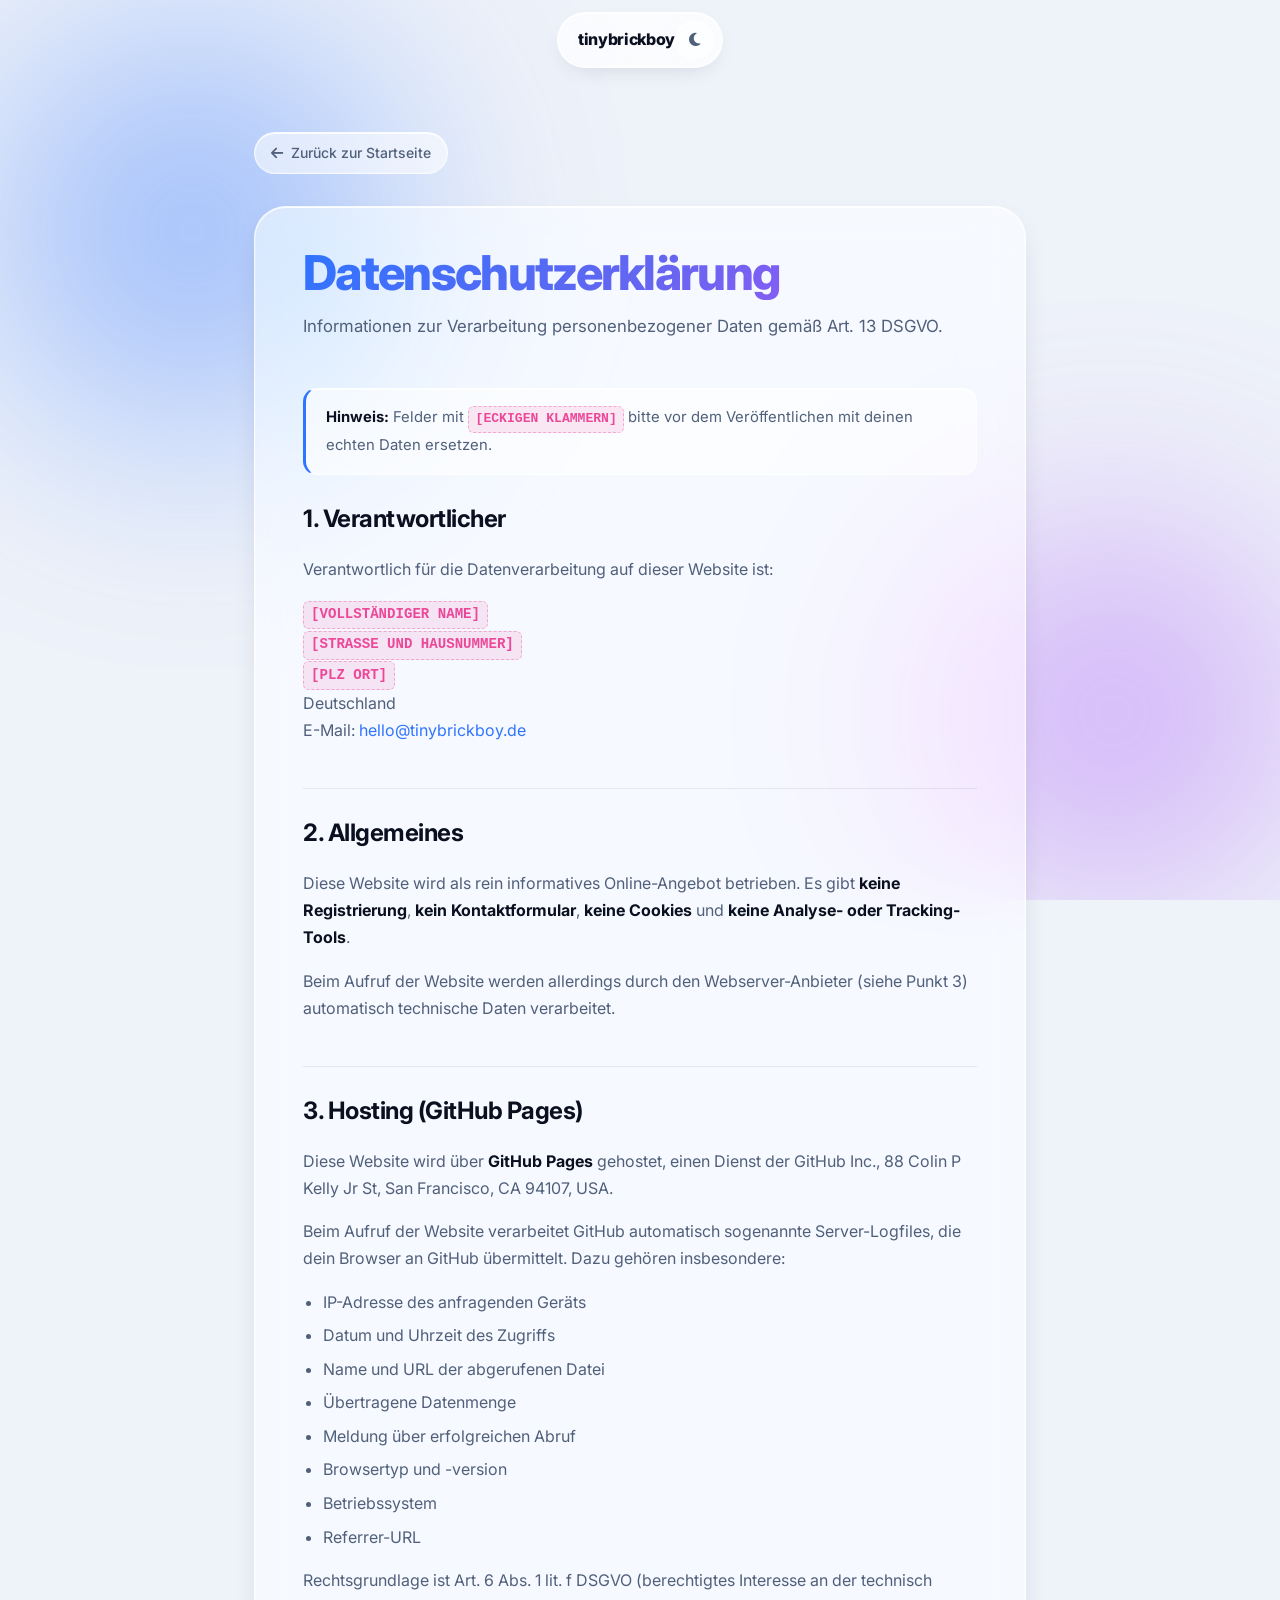
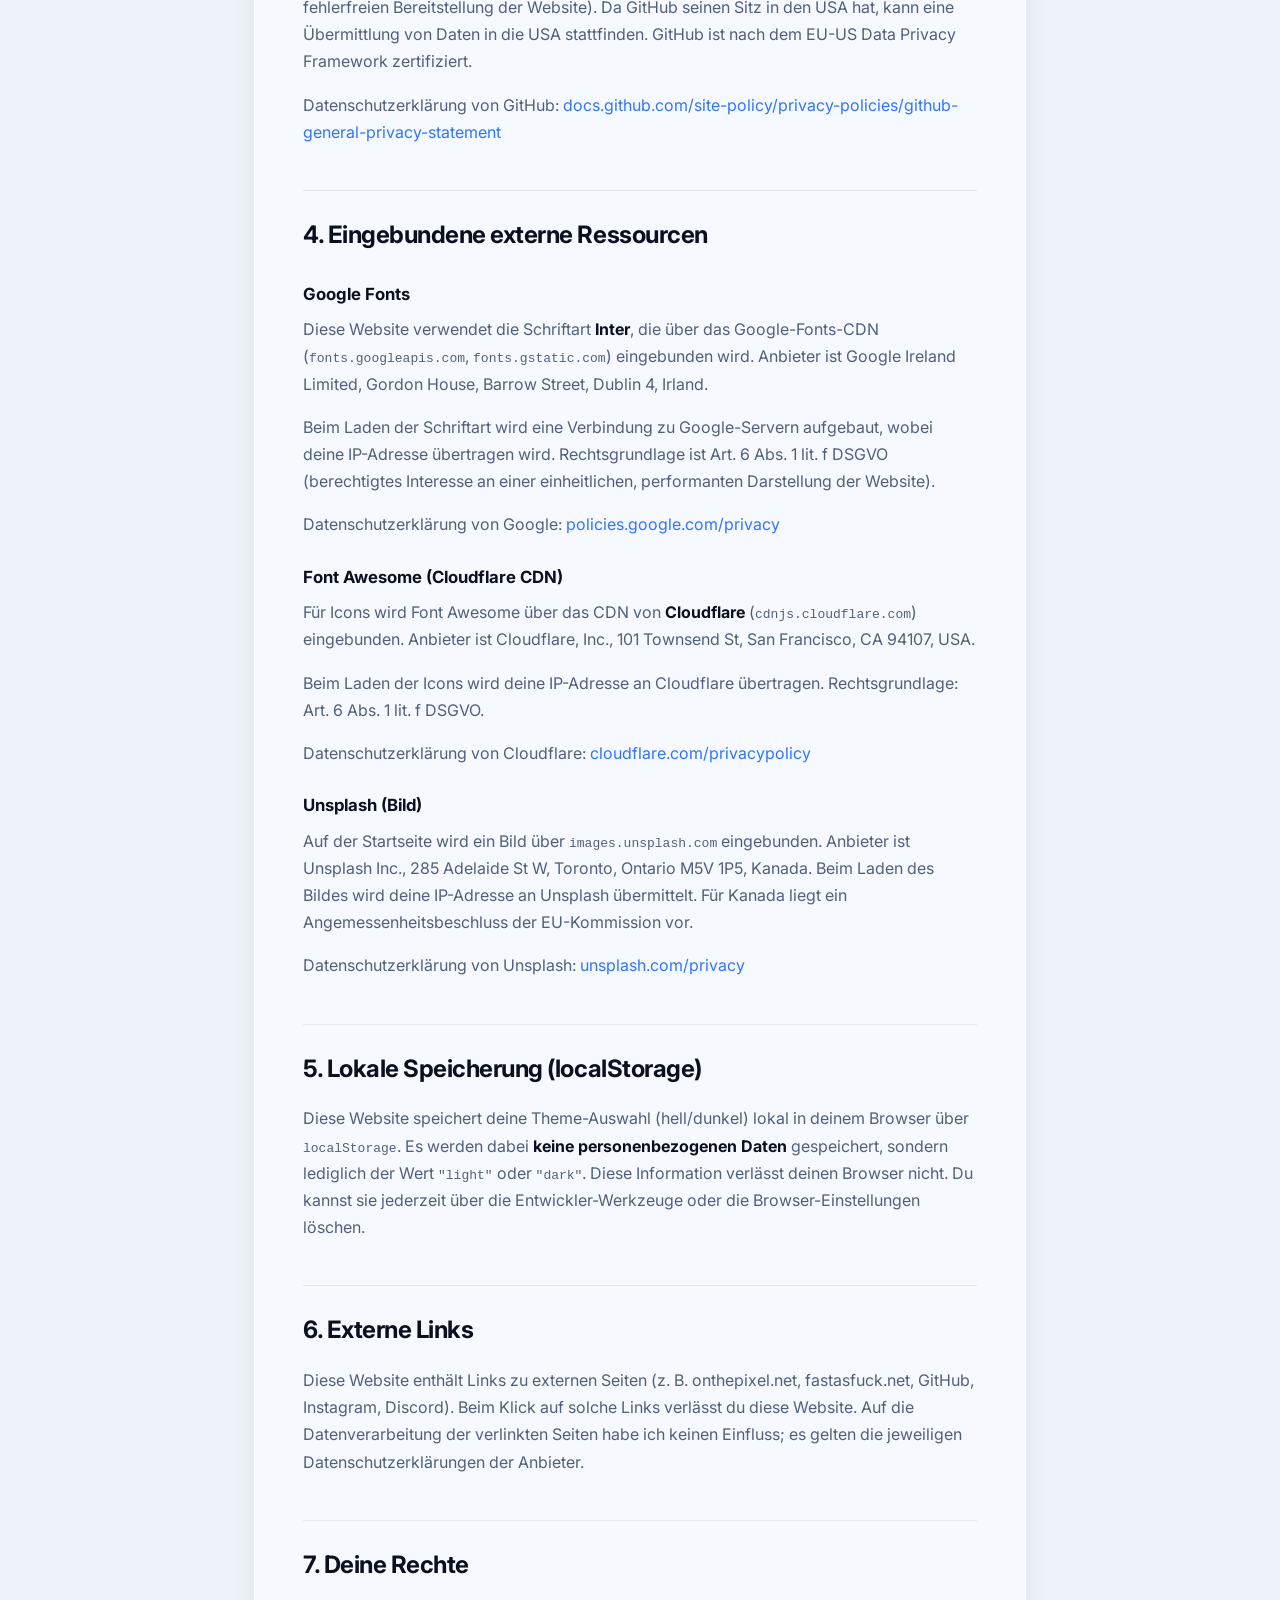
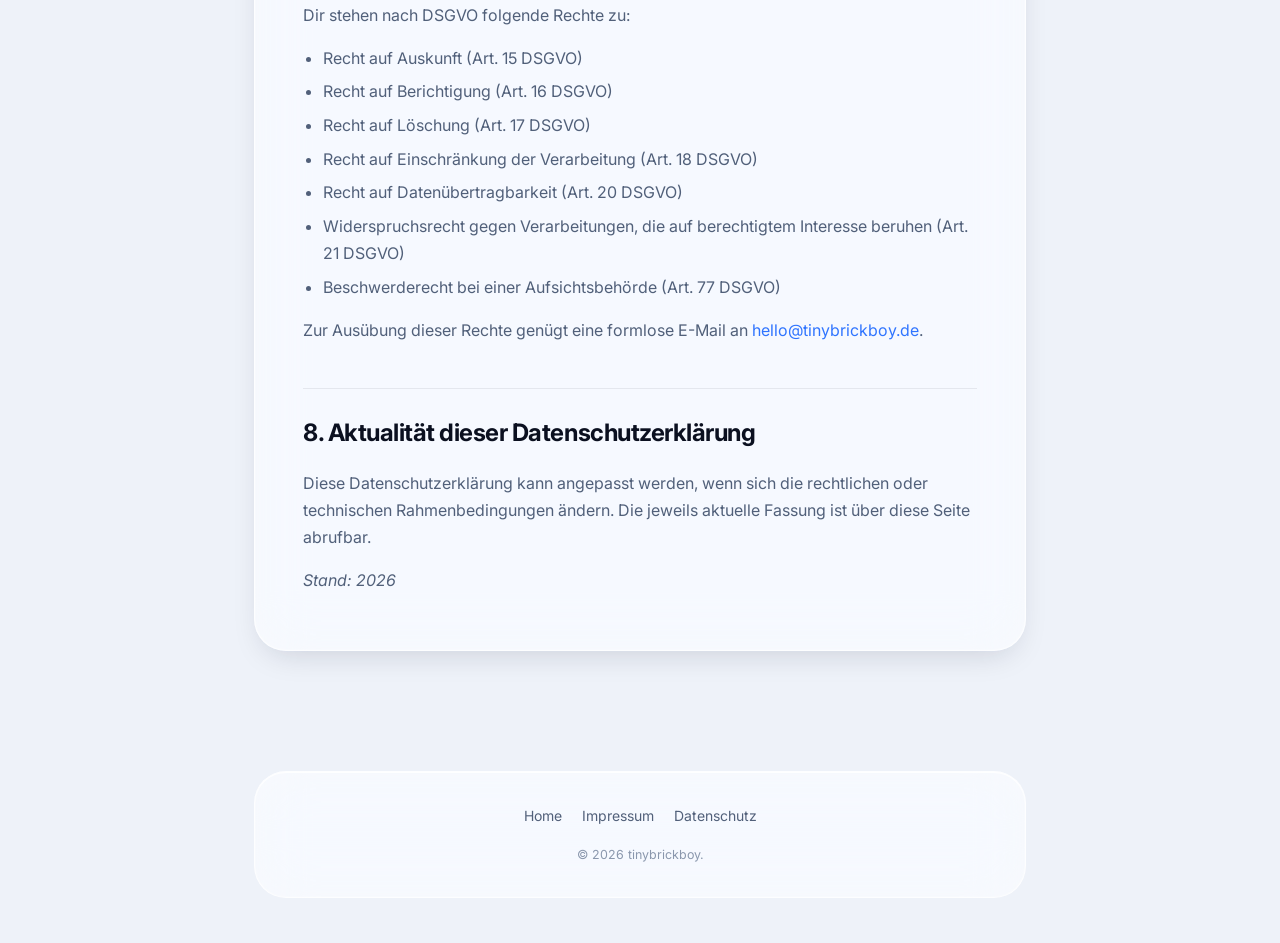
<file: datenschutz.html>
<!DOCTYPE html>
<html lang="de">
<head>
    <meta charset="UTF-8">
    <meta name="viewport" content="width=device-width, initial-scale=1.0">
    <title>Datenschutz | tinybrickboy</title>
    <meta name="description" content="Datenschutzerklärung von tinybrickboy gemäß DSGVO.">
    <meta name="robots" content="noindex">
    <meta name="theme-color" content="#060912" media="(prefers-color-scheme: dark)">
    <meta name="theme-color" content="#eef2f9" media="(prefers-color-scheme: light)">
    <link rel="icon" type="image/svg+xml" href="data:image/svg+xml,%3Csvg xmlns='http://www.w3.org/2000/svg' viewBox='0 0 64 64'%3E%3Cdefs%3E%3ClinearGradient id='g' x1='0' x2='1' y1='0' y2='1'%3E%3Cstop offset='0' stop-color='%233b82f6'/%3E%3Cstop offset='1' stop-color='%237c3aed'/%3E%3C/linearGradient%3E%3C/defs%3E%3Crect width='64' height='64' rx='14' fill='url(%23g)'/%3E%3Ctext x='50%25' y='54%25' font-family='Inter,Arial,sans-serif' font-size='38' font-weight='800' fill='white' text-anchor='middle' dominant-baseline='middle'%3Etb%3C/text%3E%3C/svg%3E">
    <script>
        (function() {
            var saved = localStorage.getItem('theme');
            var dark = saved ? saved === 'dark' : window.matchMedia('(prefers-color-scheme: dark)').matches;
            document.documentElement.classList.add(dark ? 'dark' : 'light');
        })();
    </script>
    <link rel="preconnect" href="https://fonts.googleapis.com">
    <link rel="preconnect" href="https://fonts.gstatic.com" crossorigin>
    <link href="https://fonts.googleapis.com/css2?family=Inter:wght@400;500;600;700;800&display=swap" rel="stylesheet">
    <link rel="stylesheet" href="https://cdnjs.cloudflare.com/ajax/libs/font-awesome/6.4.0/css/all.min.css">
    <link rel="stylesheet" href="legal.css">
</head>
<body>
    <div class="ambient" aria-hidden="true">
        <div class="blob b1"></div>
        <div class="blob b2"></div>
    </div>

    <header class="header">
        <nav class="nav" aria-label="Hauptnavigation">
            <a href="/" class="logo" aria-label="tinybrickboy – Startseite">
                <span>tinybrickboy</span>
            </a>
            <button class="icon-btn" id="themeToggle" type="button" aria-label="Theme wechseln" title="Theme wechseln">
                <i class="fas fa-moon" id="themeIcon" aria-hidden="true"></i>
            </button>
        </nav>
    </header>

    <main>
        <div class="container legal">
            <a href="/" class="back-link"><i class="fas fa-arrow-left" aria-hidden="true"></i> Zurück zur Startseite</a>

            <div class="legal-card">
            <h1>Datenschutzerklärung</h1>
            <p class="lead">Informationen zur Verarbeitung personenbezogener Daten gemäß Art. 13 DSGVO.</p>

            <div class="notice">
                <strong>Hinweis:</strong> Felder mit <span class="placeholder">[ECKIGEN KLAMMERN]</span> bitte vor dem Veröffentlichen mit deinen echten Daten ersetzen.
            </div>

            <h2>1. Verantwortlicher</h2>
            <p>
                Verantwortlich für die Datenverarbeitung auf dieser Website ist:
            </p>
            <p>
                <span class="placeholder">[VOLLSTÄNDIGER NAME]</span><br>
                <span class="placeholder">[STRASSE UND HAUSNUMMER]</span><br>
                <span class="placeholder">[PLZ ORT]</span><br>
                Deutschland<br>
                E-Mail: <a href="mailto:hello@tinybrickboy.de">hello@tinybrickboy.de</a>
            </p>

            <h2>2. Allgemeines</h2>
            <p>
                Diese Website wird als rein informatives Online-Angebot betrieben. Es gibt <strong>keine Registrierung</strong>, <strong>kein Kontaktformular</strong>, <strong>keine Cookies</strong> und <strong>keine Analyse- oder Tracking-Tools</strong>.
            </p>
            <p>
                Beim Aufruf der Website werden allerdings durch den Webserver-Anbieter (siehe Punkt 3) automatisch technische Daten verarbeitet.
            </p>

            <h2>3. Hosting (GitHub Pages)</h2>
            <p>
                Diese Website wird über <strong>GitHub Pages</strong> gehostet, einen Dienst der GitHub Inc., 88 Colin P Kelly Jr St, San Francisco, CA 94107, USA.
            </p>
            <p>
                Beim Aufruf der Website verarbeitet GitHub automatisch sogenannte Server-Logfiles, die dein Browser an GitHub übermittelt. Dazu gehören insbesondere:
            </p>
            <ul>
                <li>IP-Adresse des anfragenden Geräts</li>
                <li>Datum und Uhrzeit des Zugriffs</li>
                <li>Name und URL der abgerufenen Datei</li>
                <li>Übertragene Datenmenge</li>
                <li>Meldung über erfolgreichen Abruf</li>
                <li>Browsertyp und -version</li>
                <li>Betriebssystem</li>
                <li>Referrer-URL</li>
            </ul>
            <p>
                Rechtsgrundlage ist Art. 6 Abs. 1 lit. f DSGVO (berechtigtes Interesse an der technisch fehlerfreien Bereitstellung der Website).
                Da GitHub seinen Sitz in den USA hat, kann eine Übermittlung von Daten in die USA stattfinden. GitHub ist nach dem EU-US Data Privacy Framework zertifiziert.
            </p>
            <p>
                Datenschutzerklärung von GitHub: <a href="https://docs.github.com/site-policy/privacy-policies/github-general-privacy-statement" target="_blank" rel="noopener noreferrer">docs.github.com/site-policy/privacy-policies/github-general-privacy-statement</a>
            </p>

            <h2>4. Eingebundene externe Ressourcen</h2>

            <h3>Google Fonts</h3>
            <p>
                Diese Website verwendet die Schriftart <strong>Inter</strong>, die über das Google-Fonts-CDN (<code>fonts.googleapis.com</code>, <code>fonts.gstatic.com</code>) eingebunden wird. Anbieter ist Google Ireland Limited, Gordon House, Barrow Street, Dublin 4, Irland.
            </p>
            <p>
                Beim Laden der Schriftart wird eine Verbindung zu Google-Servern aufgebaut, wobei deine IP-Adresse übertragen wird.
                Rechtsgrundlage ist Art. 6 Abs. 1 lit. f DSGVO (berechtigtes Interesse an einer einheitlichen, performanten Darstellung der Website).
            </p>
            <p>
                Datenschutzerklärung von Google: <a href="https://policies.google.com/privacy" target="_blank" rel="noopener noreferrer">policies.google.com/privacy</a>
            </p>

            <h3>Font Awesome (Cloudflare CDN)</h3>
            <p>
                Für Icons wird Font Awesome über das CDN von <strong>Cloudflare</strong> (<code>cdnjs.cloudflare.com</code>) eingebunden. Anbieter ist Cloudflare, Inc., 101 Townsend St, San Francisco, CA 94107, USA.
            </p>
            <p>
                Beim Laden der Icons wird deine IP-Adresse an Cloudflare übertragen. Rechtsgrundlage: Art. 6 Abs. 1 lit. f DSGVO.
            </p>
            <p>
                Datenschutzerklärung von Cloudflare: <a href="https://www.cloudflare.com/privacypolicy/" target="_blank" rel="noopener noreferrer">cloudflare.com/privacypolicy</a>
            </p>

            <h3>Unsplash (Bild)</h3>
            <p>
                Auf der Startseite wird ein Bild über <code>images.unsplash.com</code> eingebunden. Anbieter ist Unsplash Inc., 285 Adelaide St W, Toronto, Ontario M5V 1P5, Kanada. Beim Laden des Bildes wird deine IP-Adresse an Unsplash übermittelt. Für Kanada liegt ein Angemessenheitsbeschluss der EU-Kommission vor.
            </p>
            <p>
                Datenschutzerklärung von Unsplash: <a href="https://unsplash.com/privacy" target="_blank" rel="noopener noreferrer">unsplash.com/privacy</a>
            </p>

            <h2>5. Lokale Speicherung (localStorage)</h2>
            <p>
                Diese Website speichert deine Theme-Auswahl (hell/dunkel) lokal in deinem Browser über <code>localStorage</code>. Es werden dabei <strong>keine personenbezogenen Daten</strong> gespeichert, sondern lediglich der Wert <code>"light"</code> oder <code>"dark"</code>.
                Diese Information verlässt deinen Browser nicht. Du kannst sie jederzeit über die Entwickler-Werkzeuge oder die Browser-Einstellungen löschen.
            </p>

            <h2>6. Externe Links</h2>
            <p>
                Diese Website enthält Links zu externen Seiten (z. B. onthepixel.net, fastasfuck.net, GitHub, Instagram, Discord). Beim Klick auf solche Links verlässt du diese Website. Auf die Datenverarbeitung der verlinkten Seiten habe ich keinen Einfluss; es gelten die jeweiligen Datenschutzerklärungen der Anbieter.
            </p>

            <h2>7. Deine Rechte</h2>
            <p>Dir stehen nach DSGVO folgende Rechte zu:</p>
            <ul>
                <li>Recht auf Auskunft (Art. 15 DSGVO)</li>
                <li>Recht auf Berichtigung (Art. 16 DSGVO)</li>
                <li>Recht auf Löschung (Art. 17 DSGVO)</li>
                <li>Recht auf Einschränkung der Verarbeitung (Art. 18 DSGVO)</li>
                <li>Recht auf Datenübertragbarkeit (Art. 20 DSGVO)</li>
                <li>Widerspruchsrecht gegen Verarbeitungen, die auf berechtigtem Interesse beruhen (Art. 21 DSGVO)</li>
                <li>Beschwerderecht bei einer Aufsichtsbehörde (Art. 77 DSGVO)</li>
            </ul>
            <p>
                Zur Ausübung dieser Rechte genügt eine formlose E-Mail an <a href="mailto:hello@tinybrickboy.de">hello@tinybrickboy.de</a>.
            </p>

            <h2>8. Aktualität dieser Datenschutzerklärung</h2>
            <p>
                Diese Datenschutzerklärung kann angepasst werden, wenn sich die rechtlichen oder technischen Rahmenbedingungen ändern. Die jeweils aktuelle Fassung ist über diese Seite abrufbar.
            </p>
            <p><em>Stand: <span id="updated">2026</span></em></p>
            </div>
        </div>
    </main>

    <footer>
        <div class="container">
            <div class="footer-inner">
                <nav class="footer-nav" aria-label="Footer-Navigation">
                    <a href="/">Home</a>
                    <a href="/impressum.html">Impressum</a>
                    <a href="/datenschutz.html">Datenschutz</a>
                </nav>
                <p class="footer-copy">&copy; <span id="footerYear">2026</span> tinybrickboy.</p>
            </div>
        </div>
    </footer>

    <script>
        const html = document.documentElement;
        const themeToggle = document.getElementById('themeToggle');
        const themeIcon = document.getElementById('themeIcon');
        function applyTheme(dark) {
            html.classList.toggle('dark', dark);
            html.classList.toggle('light', !dark);
            themeIcon.className = dark ? 'fas fa-sun' : 'fas fa-moon';
            themeToggle.setAttribute('aria-label', dark ? 'Zu hellem Theme wechseln' : 'Zu dunklem Theme wechseln');
            themeToggle.setAttribute('aria-pressed', String(dark));
        }
        const saved = localStorage.getItem('theme');
        applyTheme(saved ? saved === 'dark' : window.matchMedia('(prefers-color-scheme: dark)').matches);
        themeToggle.addEventListener('click', () => {
            const isDark = html.classList.contains('dark');
            applyTheme(!isDark);
            localStorage.setItem('theme', isDark ? 'light' : 'dark');
        });
        const y = new Date().getFullYear();
        document.getElementById('footerYear').textContent = y;
        document.getElementById('updated').textContent = y;
    </script>
</body>
</html>
</file>
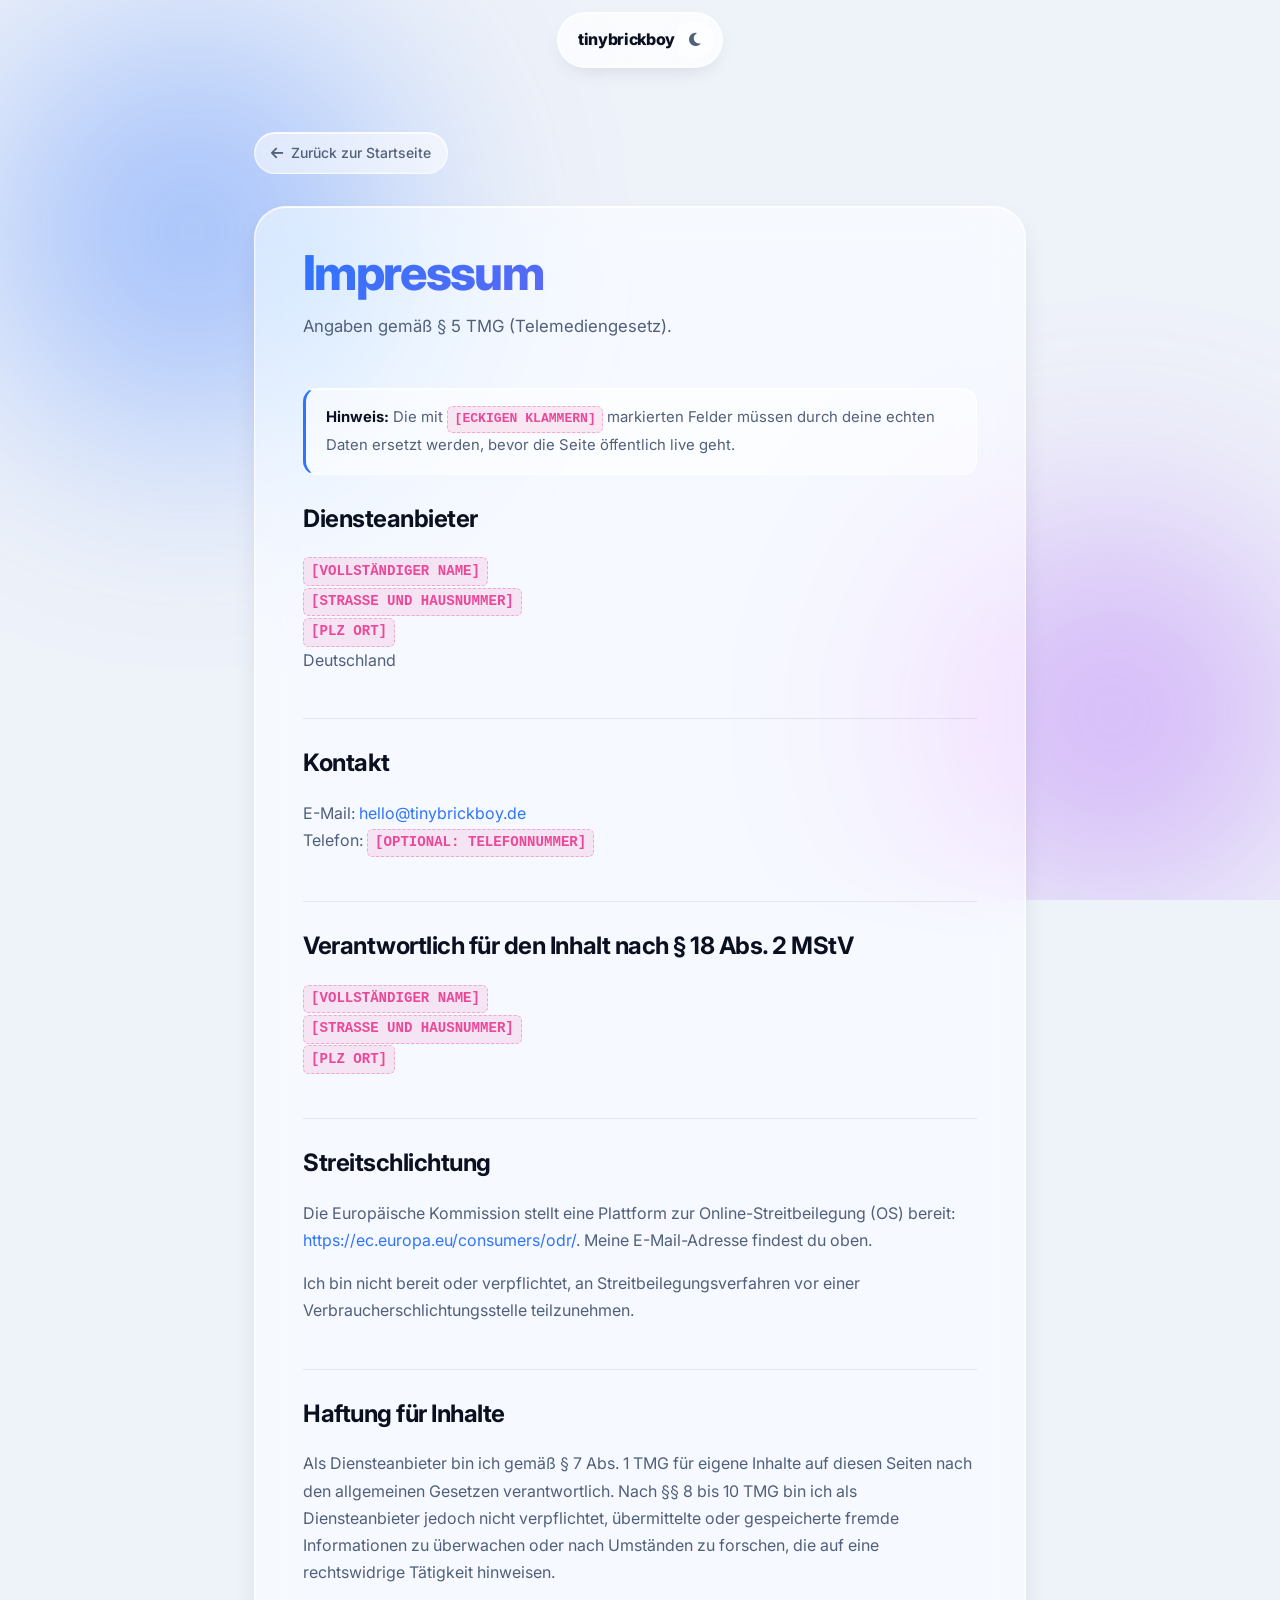
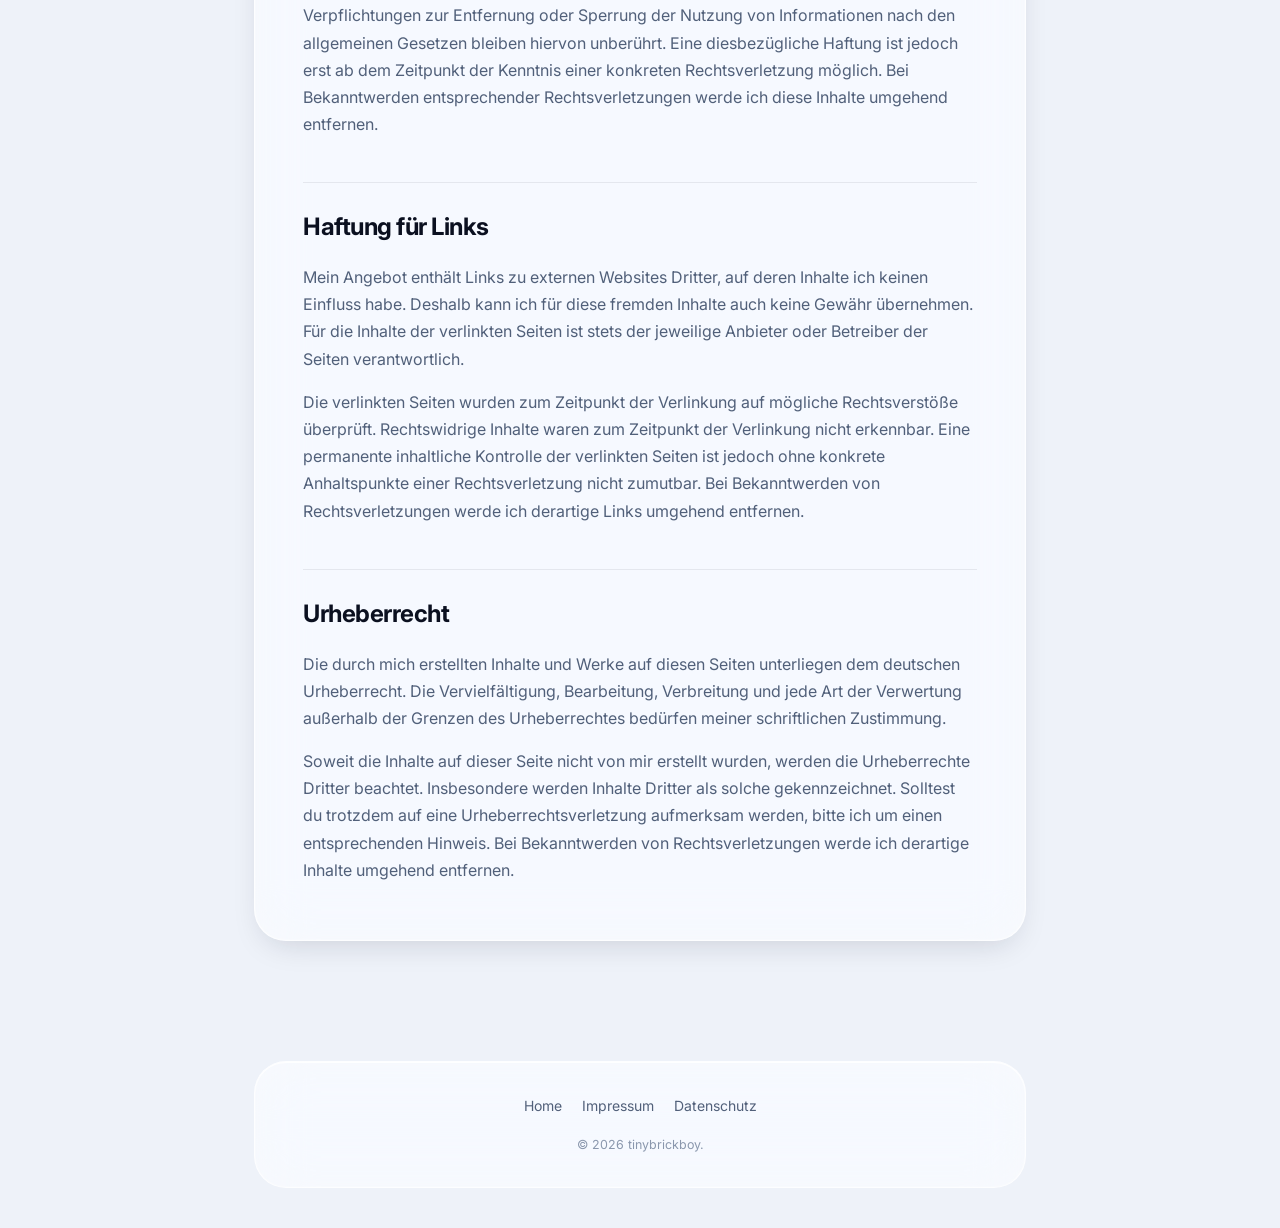
<file: impressum.html>
<!DOCTYPE html>
<html lang="de">
<head>
    <meta charset="UTF-8">
    <meta name="viewport" content="width=device-width, initial-scale=1.0">
    <title>Impressum | tinybrickboy</title>
    <meta name="description" content="Impressum von tinybrickboy gemäß § 5 TMG.">
    <meta name="robots" content="noindex">
    <meta name="theme-color" content="#060912" media="(prefers-color-scheme: dark)">
    <meta name="theme-color" content="#eef2f9" media="(prefers-color-scheme: light)">
    <link rel="icon" type="image/svg+xml" href="data:image/svg+xml,%3Csvg xmlns='http://www.w3.org/2000/svg' viewBox='0 0 64 64'%3E%3Cdefs%3E%3ClinearGradient id='g' x1='0' x2='1' y1='0' y2='1'%3E%3Cstop offset='0' stop-color='%233b82f6'/%3E%3Cstop offset='1' stop-color='%237c3aed'/%3E%3C/linearGradient%3E%3C/defs%3E%3Crect width='64' height='64' rx='14' fill='url(%23g)'/%3E%3Ctext x='50%25' y='54%25' font-family='Inter,Arial,sans-serif' font-size='38' font-weight='800' fill='white' text-anchor='middle' dominant-baseline='middle'%3Etb%3C/text%3E%3C/svg%3E">
    <script>
        (function() {
            var saved = localStorage.getItem('theme');
            var dark = saved ? saved === 'dark' : window.matchMedia('(prefers-color-scheme: dark)').matches;
            document.documentElement.classList.add(dark ? 'dark' : 'light');
        })();
    </script>
    <link rel="preconnect" href="https://fonts.googleapis.com">
    <link rel="preconnect" href="https://fonts.gstatic.com" crossorigin>
    <link href="https://fonts.googleapis.com/css2?family=Inter:wght@400;500;600;700;800&display=swap" rel="stylesheet">
    <link rel="stylesheet" href="https://cdnjs.cloudflare.com/ajax/libs/font-awesome/6.4.0/css/all.min.css">
    <link rel="stylesheet" href="legal.css">
</head>
<body>
    <div class="ambient" aria-hidden="true">
        <div class="blob b1"></div>
        <div class="blob b2"></div>
    </div>

    <header class="header">
        <nav class="nav" aria-label="Hauptnavigation">
            <a href="/" class="logo" aria-label="tinybrickboy – Startseite">
                <span>tinybrickboy</span>
            </a>
            <button class="icon-btn" id="themeToggle" type="button" aria-label="Theme wechseln" title="Theme wechseln">
                <i class="fas fa-moon" id="themeIcon" aria-hidden="true"></i>
            </button>
        </nav>
    </header>

    <main>
        <div class="container legal">
            <a href="/" class="back-link"><i class="fas fa-arrow-left" aria-hidden="true"></i> Zurück zur Startseite</a>

            <div class="legal-card">
            <h1>Impressum</h1>
            <p class="lead">Angaben gemäß § 5 TMG (Telemediengesetz).</p>

            <div class="notice">
                <strong>Hinweis:</strong> Die mit <span class="placeholder">[ECKIGEN KLAMMERN]</span> markierten Felder müssen durch deine echten Daten ersetzt werden, bevor die Seite öffentlich live geht.
            </div>

            <h2>Diensteanbieter</h2>
            <p>
                <span class="placeholder">[VOLLSTÄNDIGER NAME]</span><br>
                <span class="placeholder">[STRASSE UND HAUSNUMMER]</span><br>
                <span class="placeholder">[PLZ ORT]</span><br>
                Deutschland
            </p>

            <h2>Kontakt</h2>
            <p>
                E-Mail: <a href="mailto:hello@tinybrickboy.de">hello@tinybrickboy.de</a><br>
                Telefon: <span class="placeholder">[OPTIONAL: TELEFONNUMMER]</span>
            </p>

            <h2>Verantwortlich für den Inhalt nach § 18 Abs. 2 MStV</h2>
            <p>
                <span class="placeholder">[VOLLSTÄNDIGER NAME]</span><br>
                <span class="placeholder">[STRASSE UND HAUSNUMMER]</span><br>
                <span class="placeholder">[PLZ ORT]</span>
            </p>

            <h2>Streitschlichtung</h2>
            <p>
                Die Europäische Kommission stellt eine Plattform zur Online-Streitbeilegung (OS) bereit:
                <a href="https://ec.europa.eu/consumers/odr/" target="_blank" rel="noopener noreferrer">https://ec.europa.eu/consumers/odr/</a>.
                Meine E-Mail-Adresse findest du oben.
            </p>
            <p>Ich bin nicht bereit oder verpflichtet, an Streitbeilegungsverfahren vor einer Verbraucherschlichtungsstelle teilzunehmen.</p>

            <h2>Haftung für Inhalte</h2>
            <p>
                Als Diensteanbieter bin ich gemäß § 7 Abs. 1 TMG für eigene Inhalte auf diesen Seiten nach den allgemeinen Gesetzen verantwortlich.
                Nach §§ 8 bis 10 TMG bin ich als Diensteanbieter jedoch nicht verpflichtet, übermittelte oder gespeicherte fremde Informationen zu überwachen oder nach Umständen zu forschen, die auf eine rechtswidrige Tätigkeit hinweisen.
            </p>
            <p>
                Verpflichtungen zur Entfernung oder Sperrung der Nutzung von Informationen nach den allgemeinen Gesetzen bleiben hiervon unberührt.
                Eine diesbezügliche Haftung ist jedoch erst ab dem Zeitpunkt der Kenntnis einer konkreten Rechtsverletzung möglich. Bei Bekanntwerden entsprechender Rechtsverletzungen werde ich diese Inhalte umgehend entfernen.
            </p>

            <h2>Haftung für Links</h2>
            <p>
                Mein Angebot enthält Links zu externen Websites Dritter, auf deren Inhalte ich keinen Einfluss habe.
                Deshalb kann ich für diese fremden Inhalte auch keine Gewähr übernehmen.
                Für die Inhalte der verlinkten Seiten ist stets der jeweilige Anbieter oder Betreiber der Seiten verantwortlich.
            </p>
            <p>
                Die verlinkten Seiten wurden zum Zeitpunkt der Verlinkung auf mögliche Rechtsverstöße überprüft. Rechtswidrige Inhalte waren zum Zeitpunkt der Verlinkung nicht erkennbar. Eine permanente inhaltliche Kontrolle der verlinkten Seiten ist jedoch ohne konkrete Anhaltspunkte einer Rechtsverletzung nicht zumutbar. Bei Bekanntwerden von Rechtsverletzungen werde ich derartige Links umgehend entfernen.
            </p>

            <h2>Urheberrecht</h2>
            <p>
                Die durch mich erstellten Inhalte und Werke auf diesen Seiten unterliegen dem deutschen Urheberrecht.
                Die Vervielfältigung, Bearbeitung, Verbreitung und jede Art der Verwertung außerhalb der Grenzen des Urheberrechtes bedürfen meiner schriftlichen Zustimmung.
            </p>
            <p>
                Soweit die Inhalte auf dieser Seite nicht von mir erstellt wurden, werden die Urheberrechte Dritter beachtet. Insbesondere werden Inhalte Dritter als solche gekennzeichnet. Solltest du trotzdem auf eine Urheberrechtsverletzung aufmerksam werden, bitte ich um einen entsprechenden Hinweis. Bei Bekanntwerden von Rechtsverletzungen werde ich derartige Inhalte umgehend entfernen.
            </p>
            </div>
        </div>
    </main>

    <footer>
        <div class="container">
            <div class="footer-inner">
                <nav class="footer-nav" aria-label="Footer-Navigation">
                    <a href="/">Home</a>
                    <a href="/impressum.html">Impressum</a>
                    <a href="/datenschutz.html">Datenschutz</a>
                </nav>
                <p class="footer-copy">&copy; <span id="footerYear">2026</span> tinybrickboy.</p>
            </div>
        </div>
    </footer>

    <script>
        const html = document.documentElement;
        const themeToggle = document.getElementById('themeToggle');
        const themeIcon = document.getElementById('themeIcon');
        function applyTheme(dark) {
            html.classList.toggle('dark', dark);
            html.classList.toggle('light', !dark);
            themeIcon.className = dark ? 'fas fa-sun' : 'fas fa-moon';
            themeToggle.setAttribute('aria-label', dark ? 'Zu hellem Theme wechseln' : 'Zu dunklem Theme wechseln');
            themeToggle.setAttribute('aria-pressed', String(dark));
        }
        const saved = localStorage.getItem('theme');
        applyTheme(saved ? saved === 'dark' : window.matchMedia('(prefers-color-scheme: dark)').matches);
        themeToggle.addEventListener('click', () => {
            const isDark = html.classList.contains('dark');
            applyTheme(!isDark);
            localStorage.setItem('theme', isDark ? 'light' : 'dark');
        });
        document.getElementById('footerYear').textContent = new Date().getFullYear();
    </script>
</body>
</html>
</file>
<file: legal.css>
:root {
    --primary: #2f74ff;
    --accent: #a855f7;
    --accent-2: #ec4899;

    --bg: #eef2f9;
    --bg-2: #e3e9f5;
    --text: #0b1020;
    --text-2: #51607a;
    --text-3: #8a97ad;

    --glass: rgba(255, 255, 255, 0.55);
    --glass-strong: rgba(255, 255, 255, 0.72);
    --glass-border: rgba(255, 255, 255, 0.7);
    --glass-border-2: rgba(15, 23, 42, 0.08);
    --glass-highlight: inset 0 1px 0 rgba(255, 255, 255, 0.85), inset 0 0 0 1px rgba(255, 255, 255, 0.18);
    --glass-blur: blur(28px) saturate(180%);

    --shadow: 0 12px 32px -12px rgba(15, 23, 42, 0.18);
    --grad-primary: linear-gradient(135deg, #2f74ff 0%, #6366f1 50%, #a855f7 100%);
}
.dark {
    --bg: #060912;
    --bg-2: #0a0f1f;
    --text: #f2f5fb;
    --text-2: #9aa6bd;
    --text-3: #5d6b86;

    --glass: rgba(255, 255, 255, 0.055);
    --glass-strong: rgba(22, 29, 51, 0.62);
    --glass-border: rgba(255, 255, 255, 0.12);
    --glass-border-2: rgba(255, 255, 255, 0.08);
    --glass-highlight: inset 0 1px 0 rgba(255, 255, 255, 0.14), inset 0 0 0 1px rgba(255, 255, 255, 0.04);

    --shadow: 0 16px 40px -16px rgba(0, 0, 0, 0.6);
}

*, *::before, *::after { margin: 0; padding: 0; box-sizing: border-box; }
html { scroll-behavior: smooth; scroll-padding-top: 6rem; }
body {
    font-family: 'Inter', -apple-system, BlinkMacSystemFont, sans-serif;
    background: var(--bg);
    color: var(--text);
    line-height: 1.7;
    -webkit-font-smoothing: antialiased;
    transition: background-color 0.4s, color 0.4s;
    min-height: 100vh;
    display: flex; flex-direction: column;
    position: relative;
}
a { color: var(--primary); text-decoration: none; }
a:hover { text-decoration: underline; }

:focus-visible { outline: 2px solid var(--primary); outline-offset: 3px; border-radius: 6px; }

.container { width: 100%; max-width: 820px; margin: 0 auto; padding: 0 1.5rem; }

/* Ambient background */
.ambient {
    position: fixed; inset: 0; z-index: -2; overflow: hidden;
    pointer-events: none; background: var(--bg);
}
.ambient .blob { position: absolute; border-radius: 50%; filter: blur(90px); opacity: 0.5; }
.dark .ambient .blob { opacity: 0.38; }
.ambient .b1 {
    width: 50vw; height: 50vw; max-width: 640px; max-height: 640px;
    background: radial-gradient(circle, #2f74ff 0%, transparent 70%);
    top: -10%; left: -10%;
}
.ambient .b2 {
    width: 46vw; height: 46vw; max-width: 600px; max-height: 600px;
    background: radial-gradient(circle, #a855f7 0%, transparent 70%);
    bottom: -12%; right: -10%;
}

/* Header — floating glass bar */
.header {
    position: sticky; top: 0.75rem;
    z-index: 50;
    margin: 0.75rem auto 0;
    max-width: 1180px;
    padding: 0 1.5rem;
}
.nav {
    display: flex; justify-content: space-between; align-items: center;
    height: 3.5rem;
    padding: 0 0.5rem 0 1.25rem;
    border-radius: 9999px;
    background: var(--glass-strong);
    backdrop-filter: var(--glass-blur);
    -webkit-backdrop-filter: var(--glass-blur);
    border: 1px solid var(--glass-border);
    box-shadow: var(--glass-highlight), 0 8px 24px -12px rgba(15, 23, 42, 0.18);
}
.logo { display: inline-flex; align-items: center; gap: 0.5rem; font-weight: 800; letter-spacing: -0.02em; }
.logo span { color: var(--text); }

.icon-btn {
    display: grid; place-items: center;
    width: 2.4rem; height: 2.4rem;
    border-radius: 9999px;
    border: 1px solid var(--glass-border);
    background: var(--glass);
    color: var(--text-2);
    cursor: pointer;
    font-size: 0.95rem;
    box-shadow: var(--glass-highlight);
    transition: color 0.2s, transform 0.2s;
}
.icon-btn:hover { color: var(--text); transform: translateY(-1px); }

/* Page */
main { flex: 1; padding: 4rem 0 5rem; }

.legal-card {
    background: var(--glass);
    backdrop-filter: var(--glass-blur);
    -webkit-backdrop-filter: var(--glass-blur);
    border: 1px solid var(--glass-border);
    border-radius: 2rem;
    box-shadow: var(--glass-highlight), var(--shadow);
    padding: 2.5rem clamp(1.5rem, 5vw, 3rem);
}

.legal h1 {
    font-size: clamp(2rem, 5vw, 3rem);
    font-weight: 800;
    letter-spacing: -0.035em;
    line-height: 1.1;
    margin-bottom: 0.75rem;
    background: var(--grad-primary);
    -webkit-background-clip: text; background-clip: text;
    -webkit-text-fill-color: transparent;
}
.legal .lead {
    color: var(--text-2);
    font-size: 1.05rem;
    margin-bottom: 3rem;
}

.legal h2 {
    font-size: 1.5rem;
    font-weight: 700;
    letter-spacing: -0.02em;
    margin-top: 2.75rem;
    margin-bottom: 1rem;
    padding-top: 1.5rem;
    border-top: 1px solid var(--glass-border-2);
}
.legal h2:first-of-type { border-top: none; padding-top: 0; margin-top: 0; }

.legal h3 {
    font-size: 1.05rem;
    font-weight: 700;
    margin-top: 1.5rem;
    margin-bottom: 0.5rem;
}

.legal p { margin-bottom: 1rem; color: var(--text-2); }
.legal strong { color: var(--text); }
.legal ul { margin: 0 0 1rem 1.25rem; color: var(--text-2); }
.legal li { margin-bottom: 0.4rem; }

.placeholder {
    display: inline-block;
    padding: 0.1em 0.5em;
    background: rgba(236,72,153,0.12);
    color: var(--accent-2);
    border: 1px dashed rgba(236,72,153,0.4);
    border-radius: 0.35rem;
    font-family: ui-monospace, SFMono-Regular, Menlo, monospace;
    font-size: 0.88em;
    font-weight: 600;
}

.notice {
    padding: 1rem 1.25rem;
    background: var(--glass);
    border: 1px solid var(--glass-border);
    border-left: 3px solid var(--primary);
    border-radius: 0.875rem;
    box-shadow: var(--glass-highlight);
    margin: 1.5rem 0;
    font-size: 0.93rem;
    color: var(--text-2);
}

.back-link {
    display: inline-flex; align-items: center; gap: 0.5rem;
    margin-bottom: 2rem;
    padding: 0.5rem 1rem;
    border-radius: 9999px;
    background: var(--glass);
    border: 1px solid var(--glass-border);
    box-shadow: var(--glass-highlight);
    font-size: 0.875rem;
    color: var(--text-2);
    font-weight: 500;
    transition: color 0.2s, transform 0.2s;
}
.back-link:hover { color: var(--primary); text-decoration: none; transform: translateY(-1px); }

/* Footer */
footer {
    padding: 2.5rem 0 3rem;
    text-align: center;
}
.footer-inner {
    padding: 2rem 1.5rem;
    border-radius: 2rem;
    background: var(--glass);
    backdrop-filter: var(--glass-blur);
    -webkit-backdrop-filter: var(--glass-blur);
    border: 1px solid var(--glass-border);
    box-shadow: var(--glass-highlight);
}
.footer-nav { display: flex; flex-wrap: wrap; gap: 1.25rem; justify-content: center; margin-bottom: 1rem; }
.footer-nav a { font-size: 0.875rem; color: var(--text-2); }
.footer-nav a:hover { color: var(--primary); }
.footer-copy { font-size: 0.78rem; color: var(--text-3); }

@media (prefers-reduced-motion: reduce) {
    *, *::before, *::after { transition-duration: 0.01ms !important; scroll-behavior: auto !important; }
}
</file>
